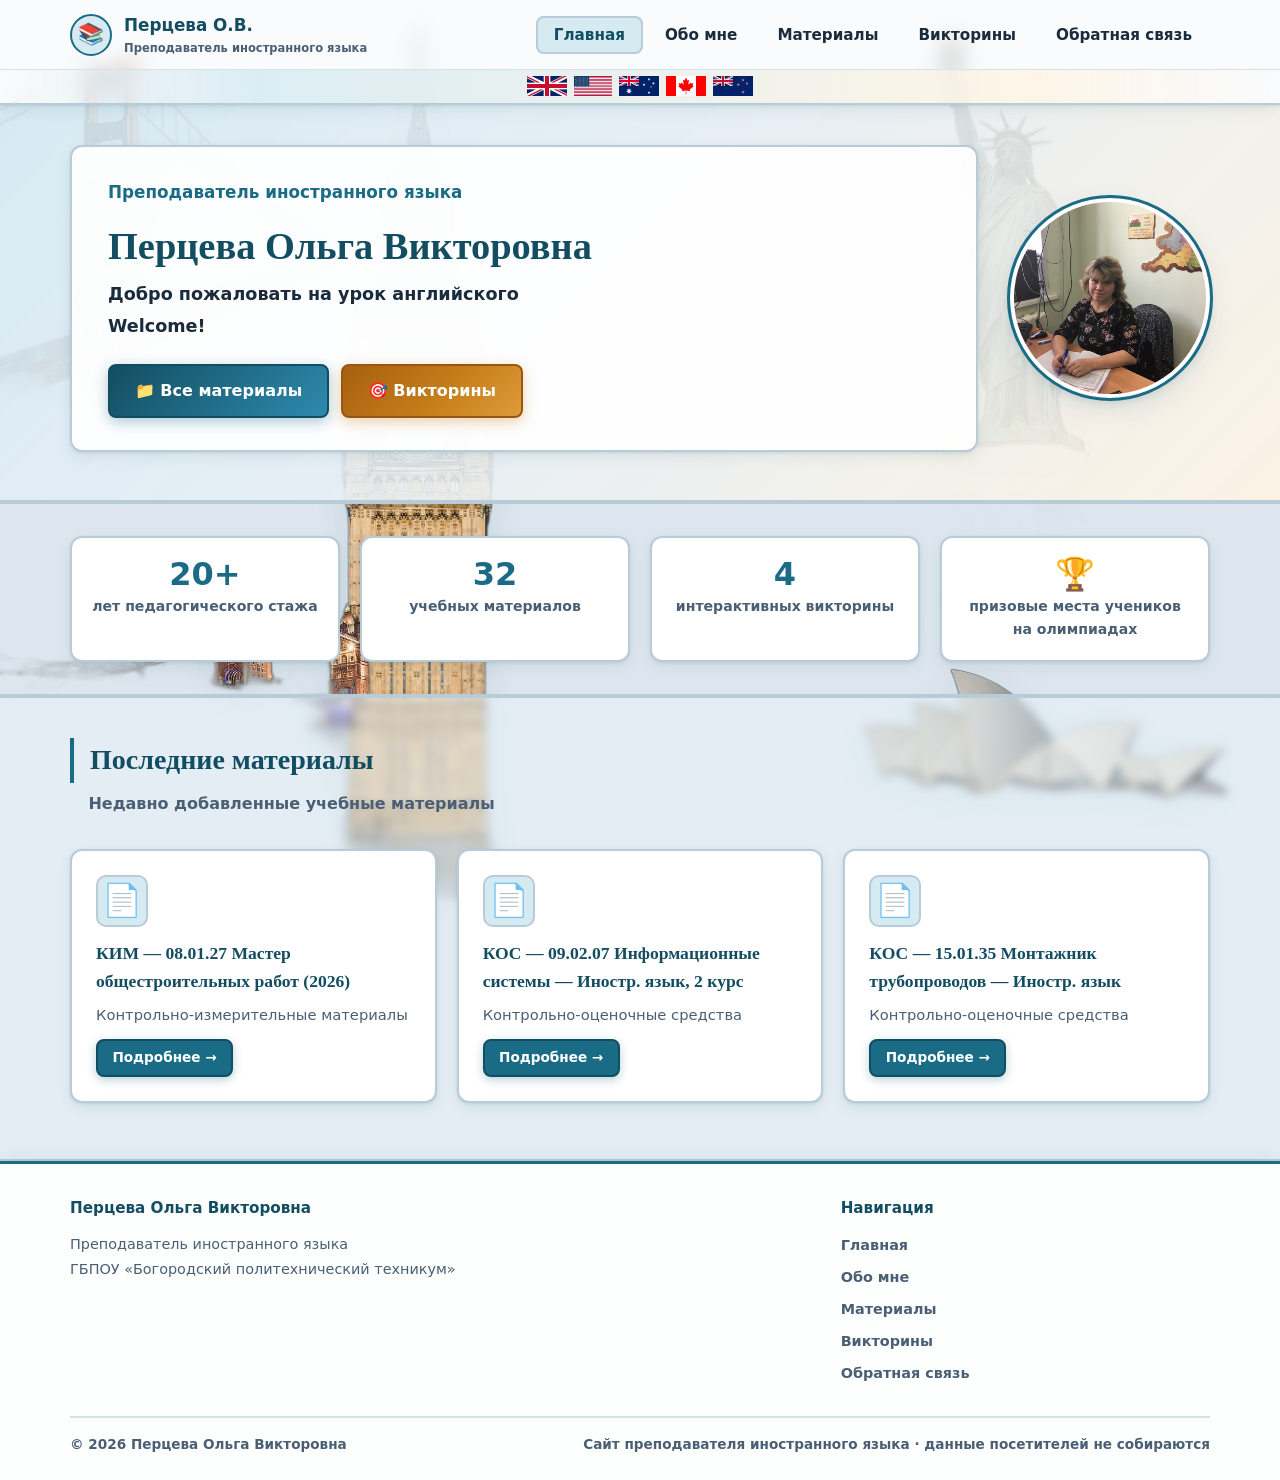
<file: index.html>
<!DOCTYPE html>
<html lang="ru">
  <head>
    <meta charset="UTF-8" />
    <meta name="viewport" content="width=device-width, initial-scale=1.0" />
    <meta
      name="description"
      content="Сайт преподавателя иностранного языка Перцевой Ольги Викторовны — учебные материалы, портфолио, методические разработки"
    />
    <title>Перцева О.В. — Сайт преподавателя иностранного языка</title>
    <link rel="stylesheet" href="css/style.css" />
    <link rel="icon" href="data:image/svg+xml,<svg xmlns='http://www.w3.org/2000/svg' viewBox='0 0 100 100'><text y='.9em' font-size='90'>📚</text></svg>" />
  </head>
  <body>
    <header class="site-header">
      <div class="container header-inner">
        <a href="index.html" class="logo">
          <div class="logo-icon">📚</div>
          <div class="logo-text">
            Перцева О.В.
            <small>Преподаватель иностранного языка</small>
          </div>
        </a>
        <button class="nav-toggle" aria-label="Меню">☰</button>
        <nav class="main-nav" aria-label="Основное меню">
          <ul>
            <li><a href="index.html">Главная</a></li>
            <li><a href="about.html">Обо мне</a></li>
            <li><a href="materials.html">Материалы</a></li>
            <li><a href="quizzes.html">Викторины</a></li>
            <li><a href="feedback.html">Обратная связь</a></li>
          </ul>
        </nav>
      </div>
      <div class="flag-row header-flags" aria-hidden="true">
        <img src="images/flags/gb.png" alt="" />
        <img src="images/flags/us.png" alt="" />
        <img src="images/flags/au.png" alt="" />
        <img src="images/flags/ca.png" alt="" />
        <img src="images/flags/nz.png" alt="" />
      </div>
    </header>

    <main>
      <section class="hero">
        <div class="container hero-grid">
          <div>
            <p class="hero-subject">Преподаватель иностранного языка</p>
            <h1>Перцева Ольга Викторовна</h1>
            <p class="hero-welcome">Добро пожаловать на урок английского</p>
            <p class="hero-welcome-en">Welcome!</p>
            <div class="hero-actions hero-actions-main">
              <a href="materials.html" class="btn btn-featured btn-featured-materials">📁 Все материалы</a>
              <a href="quizzes.html" class="btn btn-featured btn-featured-quiz">🎯 Викторины</a>
            </div>
          </div>
          <img
            src="images/teacher.jpg"
            alt="Перцева Ольга Викторовна"
            class="hero-photo"
            width="200"
            height="200"
          />
        </div>
      </section>

      <section class="features-strip">
        <div class="container features-grid">
          <div>
            <div class="feature-num">20+</div>
            <div class="feature-label">лет педагогического стажа</div>
          </div>
          <div>
            <div class="feature-num" id="stat-materials">—</div>
            <div class="feature-label">учебных материалов</div>
          </div>
          <div>
            <div class="feature-num" id="stat-quizzes">—</div>
            <div class="feature-label">интерактивных викторины</div>
          </div>
          <div>
            <div class="feature-num">🏆</div>
            <div class="feature-label">призовые места учеников на олимпиадах</div>
          </div>
        </div>
      </section>

      <section class="section section-alt">
        <div class="container">
          <h2 class="section-title">Последние материалы</h2>
          <p class="section-subtitle">Недавно добавленные учебные материалы</p>
          <div class="cards-grid" id="recent-materials"></div>
        </div>
      </section>
    </main>

    <footer class="site-footer">
      <div class="container">
        <div class="footer-grid">
          <div>
            <h4>Перцева Ольга Викторовна</h4>
            <p style="font-size: 0.9rem; line-height: 1.7">
              Преподаватель иностранного языка<br />
              ГБПОУ «Богородский политехнический техникум»
            </p>
          </div>
          <div>
            <h4>Навигация</h4>
            <ul>
              <li><a href="index.html">Главная</a></li>
              <li><a href="about.html">Обо мне</a></li>
              <li><a href="materials.html">Материалы</a></li>
              <li><a href="quizzes.html">Викторины</a></li>
              <li><a href="feedback.html">Обратная связь</a></li>
            </ul>
          </div>
        </div>
        <div class="footer-bottom">
          <span>© 2026 Перцева Ольга Викторовна</span>
          <span>Сайт преподавателя иностранного языка · данные посетителей не собираются</span>
        </div>
      </div>
    </footer>

    <script src="js/materials.js"></script>
    <script src="js/quizzes.js"></script>
    <script src="js/app.js"></script>
  </body>
</html>
</file>
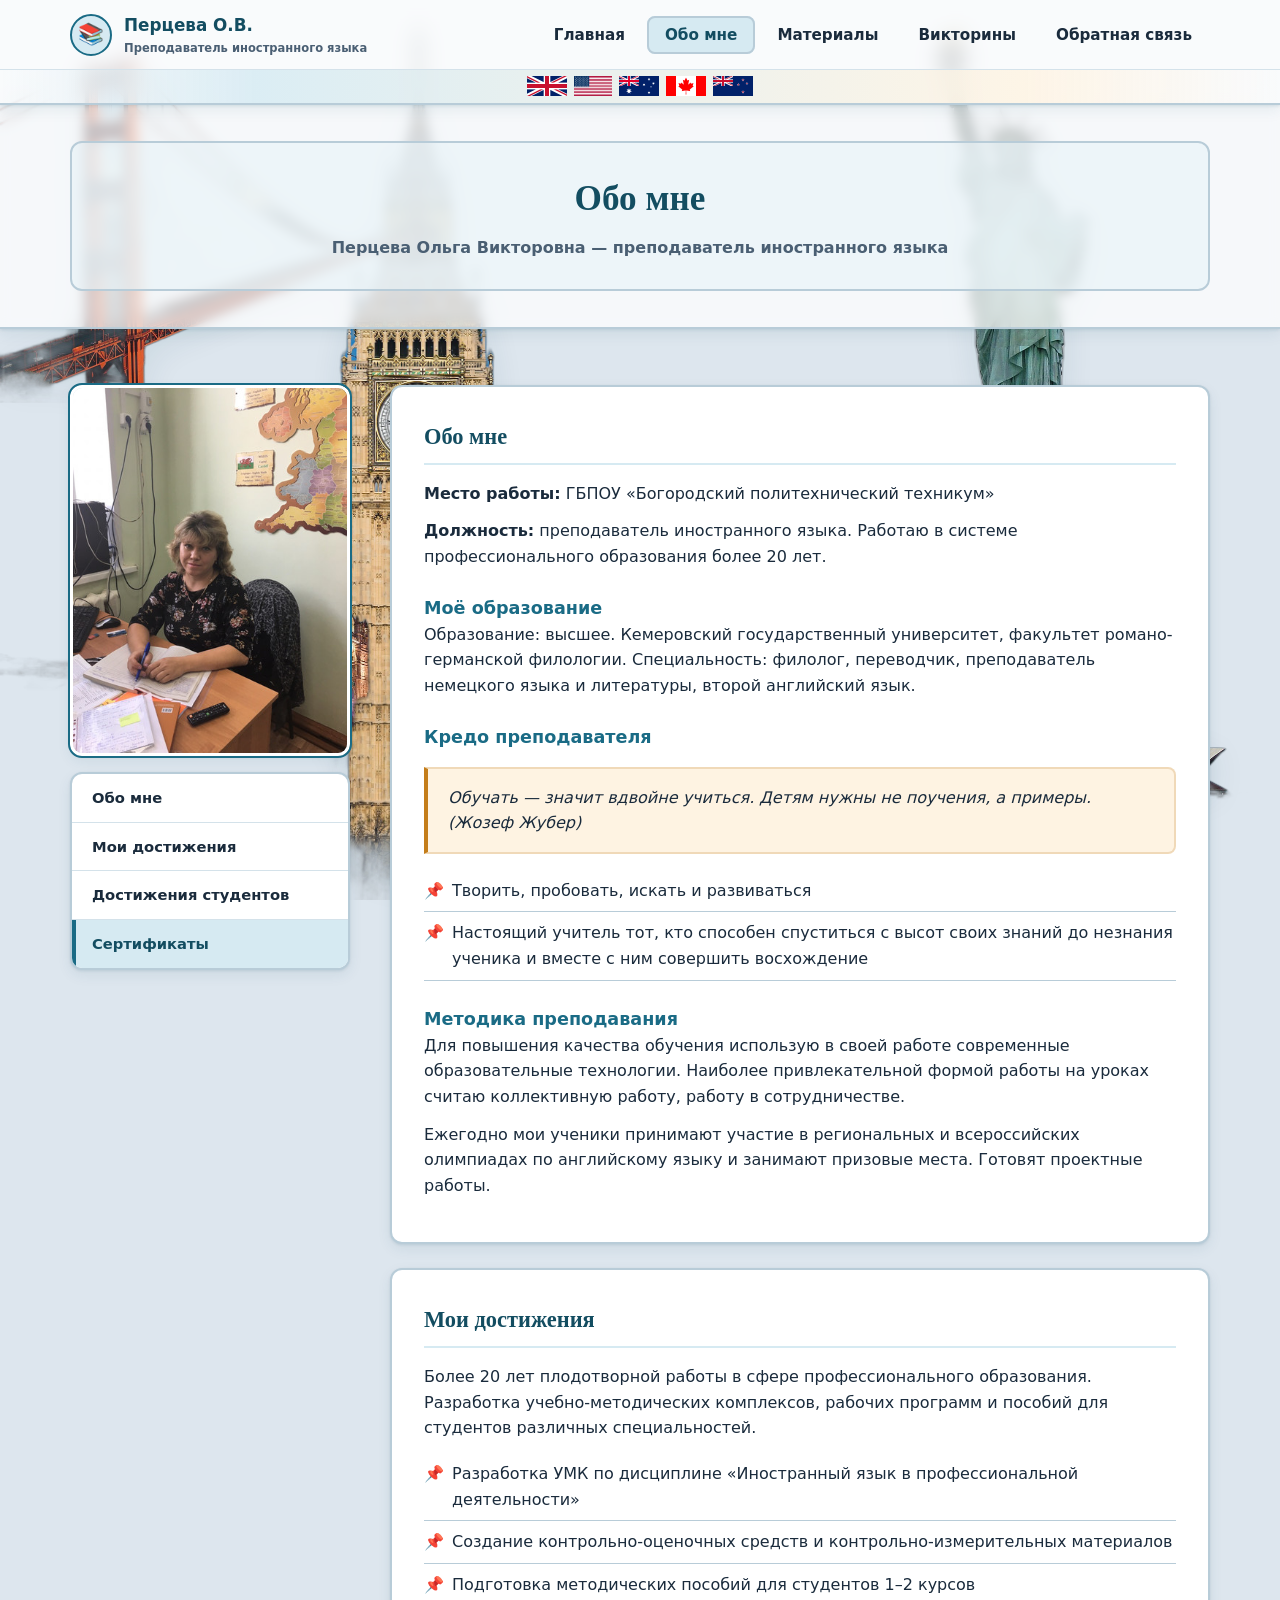
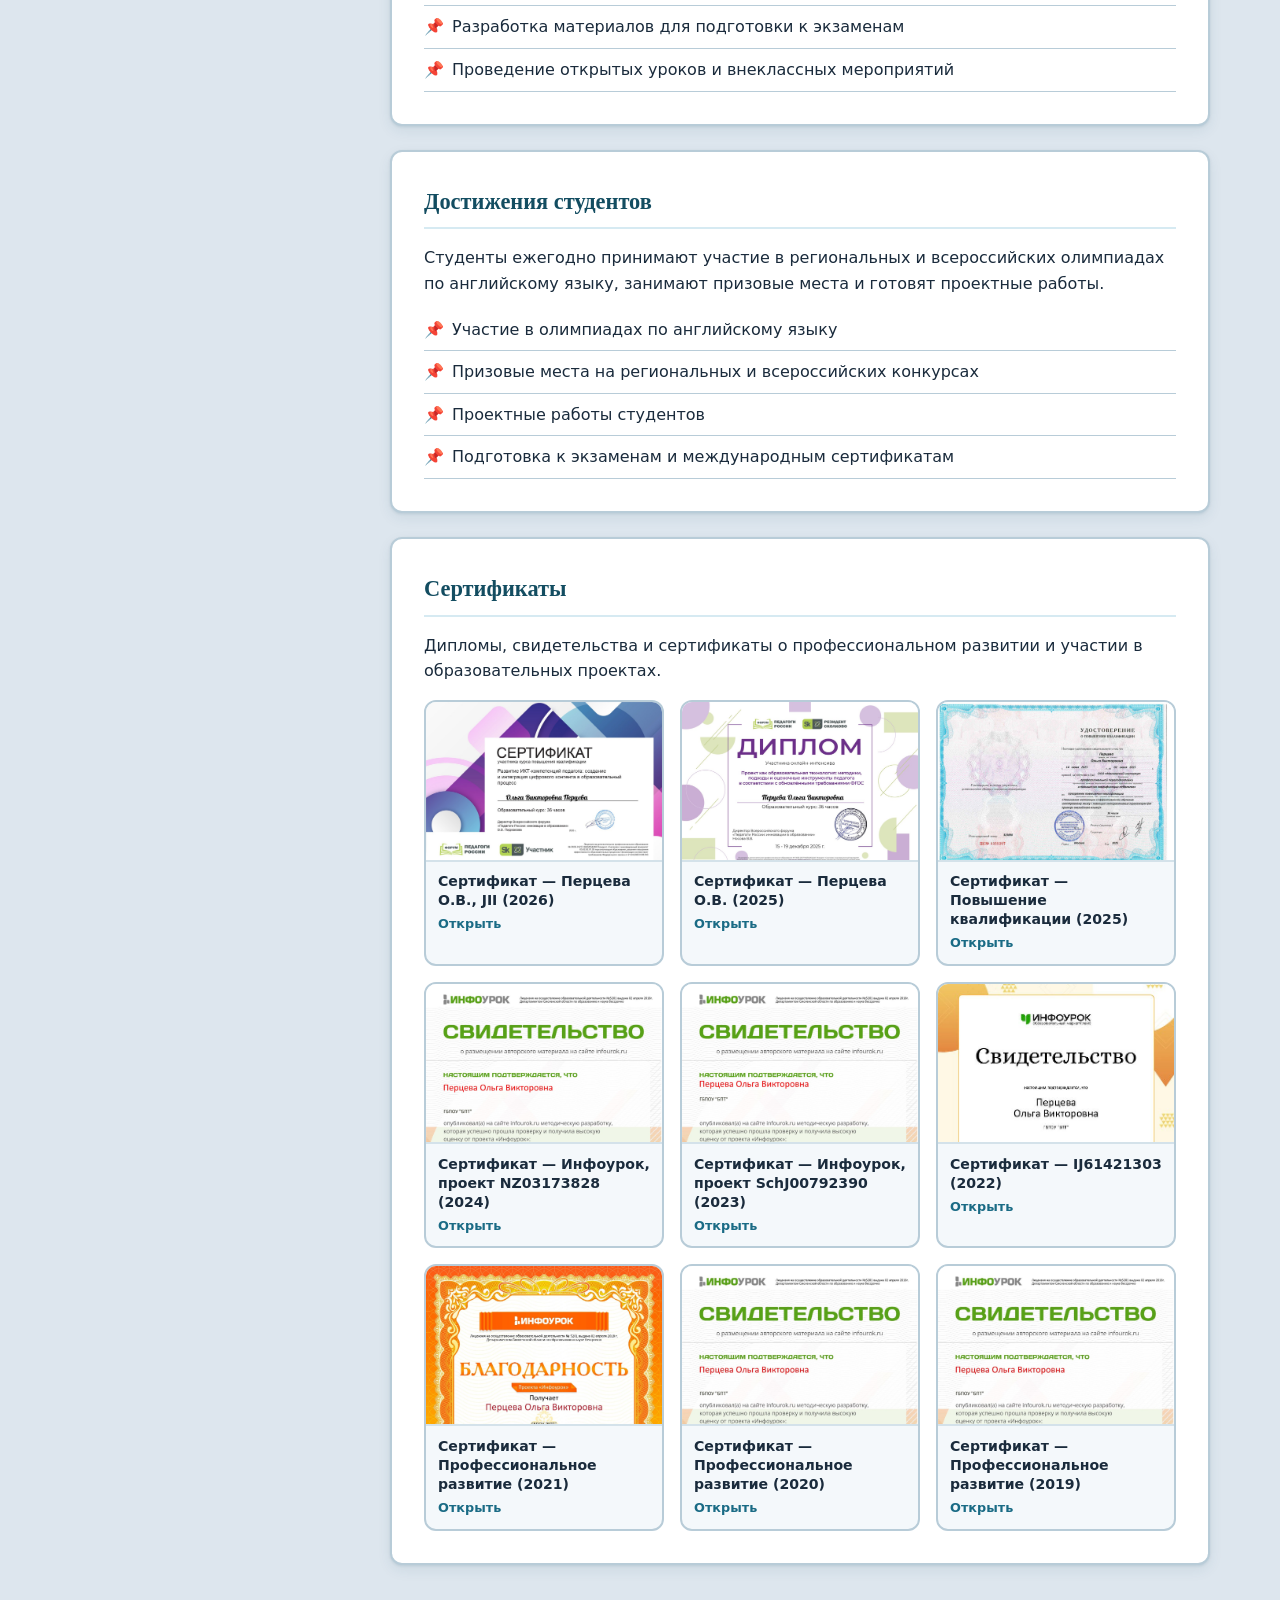
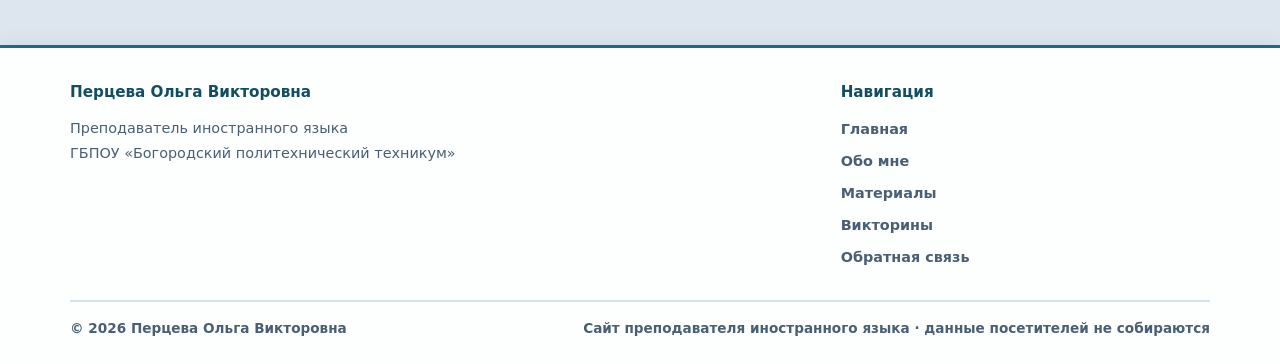
<file: about.html>
﻿<!DOCTYPE html>
<html lang="ru">
  <head>
    <meta charset="UTF-8" />
    <meta name="viewport" content="width=device-width, initial-scale=1.0" />
    <meta
      name="description"
      content="Обо мне — преподаватель иностранного языка Перцева Ольга Викторовна"
    />
    <title>Обо мне — Перцева О.В.</title>
    <link rel="stylesheet" href="css/style.css" />
    <link rel="icon" href="data:image/svg+xml,<svg xmlns='http://www.w3.org/2000/svg' viewBox='0 0 100 100'><text y='.9em' font-size='90'>📚</text></svg>" />
  </head>
  <body>
    <header class="site-header">
      <div class="container header-inner">
        <a href="index.html" class="logo">
          <div class="logo-icon">📚</div>
          <div class="logo-text">
            Перцева О.В.
            <small>Преподаватель иностранного языка</small>
          </div>
        </a>
        <button class="nav-toggle" aria-label="Меню">☰</button>
        <nav class="main-nav" aria-label="Основное меню">
          <ul>
            <li><a href="index.html">Главная</a></li>
            <li><a href="about.html">Обо мне</a></li>
            <li><a href="materials.html">Материалы</a></li>
            <li><a href="quizzes.html">Викторины</a></li>
            <li><a href="feedback.html">Обратная связь</a></li>
          </ul>
        </nav>
      </div>
      <div class="flag-row header-flags" aria-hidden="true">
        <img src="images/flags/gb.png" alt="" />
        <img src="images/flags/us.png" alt="" />
        <img src="images/flags/au.png" alt="" />
        <img src="images/flags/ca.png" alt="" />
        <img src="images/flags/nz.png" alt="" />
      </div>
    </header>

    <main>
      <div class="page-header">
        <div class="container">
          <h1>Обо мне</h1>
          <p>Перцева Ольга Викторовна — преподаватель иностранного языка</p>
        </div>
      </div>

      <section class="section">
        <div class="container portfolio-layout">
          <aside class="portfolio-sidebar">
            <img
              src="images/teacher.jpg"
              alt="Перцева Ольга Викторовна"
              class="portfolio-photo"
              width="280"
              height="350"
            />
            <ul class="portfolio-nav">
              <li><a href="#about" class="active">Обо мне</a></li>
              <li><a href="#achievements">Мои достижения</a></li>
              <li><a href="#students">Достижения студентов</a></li>
              <li><a href="#certificates">Сертификаты</a></li>
            </ul>
          </aside>

          <div>
            <section class="portfolio-section" id="about">
              <h2>Обо мне</h2>
              <p>
                <strong>Место работы:</strong> ГБПОУ «Богородский политехнический
                техникум»
              </p>
              <p>
                <strong>Должность:</strong> преподаватель иностранного языка.
                Работаю в системе профессионального образования более 20 лет.
              </p>

              <h3 style="margin-top: 1.5rem; color: var(--primary); font-size: 1.1rem">
                Моё образование
              </h3>
              <p>
                Образование: высшее. Кемеровский государственный университет,
                факультет романо-германской филологии. Специальность: филолог,
                переводчик, преподаватель немецкого языка и литературы, второй
                английский язык.
              </p>

              <h3 style="margin-top: 1.5rem; color: var(--primary); font-size: 1.1rem">
                Кредо преподавателя
              </h3>
              <blockquote class="quote">
                Обучать — значит вдвойне учиться. Детям нужны не поучения, а
                примеры. (Жозеф Жубер)
              </blockquote>
              <ul class="info-list">
                <li>Творить, пробовать, искать и развиваться</li>
                <li>
                  Настоящий учитель тот, кто способен спуститься с высот своих
                  знаний до незнания ученика и вместе с ним совершить восхождение
                </li>
              </ul>

              <h3 style="margin-top: 1.5rem; color: var(--primary); font-size: 1.1rem">
                Методика преподавания
              </h3>
              <p>
                Для повышения качества обучения использую в своей работе
                современные образовательные технологии. Наиболее привлекательной
                формой работы на уроках считаю коллективную работу, работу в
                сотрудничестве.
              </p>
              <p>
                Ежегодно мои ученики принимают участие в региональных и
                всероссийских олимпиадах по английскому языку и занимают призовые
                места. Готовят проектные работы.
              </p>
            </section>

            <section class="portfolio-section" id="achievements">
              <h2>Мои достижения</h2>
              <p>
                Более 20 лет плодотворной работы в сфере профессионального
                образования. Разработка учебно-методических комплексов,
                рабочих программ и пособий для студентов различных специальностей.
              </p>
              <ul class="info-list">
                <li>Разработка УМК по дисциплине «Иностранный язык в профессиональной деятельности»</li>
                <li>Создание контрольно-оценочных средств и контрольно-измерительных материалов</li>
                <li>Подготовка методических пособий для студентов 1–2 курсов</li>
                <li>Разработка материалов для подготовки к экзаменам</li>
                <li>Проведение открытых уроков и внеклассных мероприятий</li>
              </ul>
            </section>

            <section class="portfolio-section" id="students">
              <h2>Достижения студентов</h2>
              <p>
                Студенты ежегодно принимают участие в региональных и всероссийских
                олимпиадах по английскому языку, занимают призовые места и
                готовят проектные работы.
              </p>
              <ul class="info-list">
                <li>Участие в олимпиадах по английскому языку</li>
                <li>Призовые места на региональных и всероссийских конкурсах</li>
                <li>Проектные работы студентов</li>
                <li>Подготовка к экзаменам и международным сертификатам</li>
              </ul>
            </section>

            <section class="portfolio-section" id="certificates">
              <h2>Сертификаты</h2>
              <p>
                Дипломы, свидетельства и сертификаты о профессиональном развитии
                и участии в образовательных проектах.
              </p>
              <div class="certificates-grid" id="certificates-grid"></div>
            </section>
          </div>
        </div>
      </section>
    </main>

    <footer class="site-footer">
      <div class="container">
        <div class="footer-grid">
          <div>
            <h4>Перцева Ольга Викторовна</h4>
            <p style="font-size: 0.9rem; line-height: 1.7">
              Преподаватель иностранного языка<br />
              ГБПОУ «Богородский политехнический техникум»
            </p>
          </div>
          <div>
            <h4>Навигация</h4>
            <ul>
              <li><a href="index.html">Главная</a></li>
              <li><a href="about.html">Обо мне</a></li>
              <li><a href="materials.html">Материалы</a></li>
              <li><a href="quizzes.html">Викторины</a></li>
              <li><a href="feedback.html">Обратная связь</a></li>
            </ul>
          </div>
        </div>
        <div class="footer-bottom">
          <span>© 2026 Перцева Ольга Викторовна</span>
          <span>Сайт преподавателя иностранного языка · данные посетителей не собираются</span>
        </div>
      </div>
    </footer>

    <script src="js/certificates.js"></script>
    <script src="js/app.js"></script>
  </body>
</html>
</file>
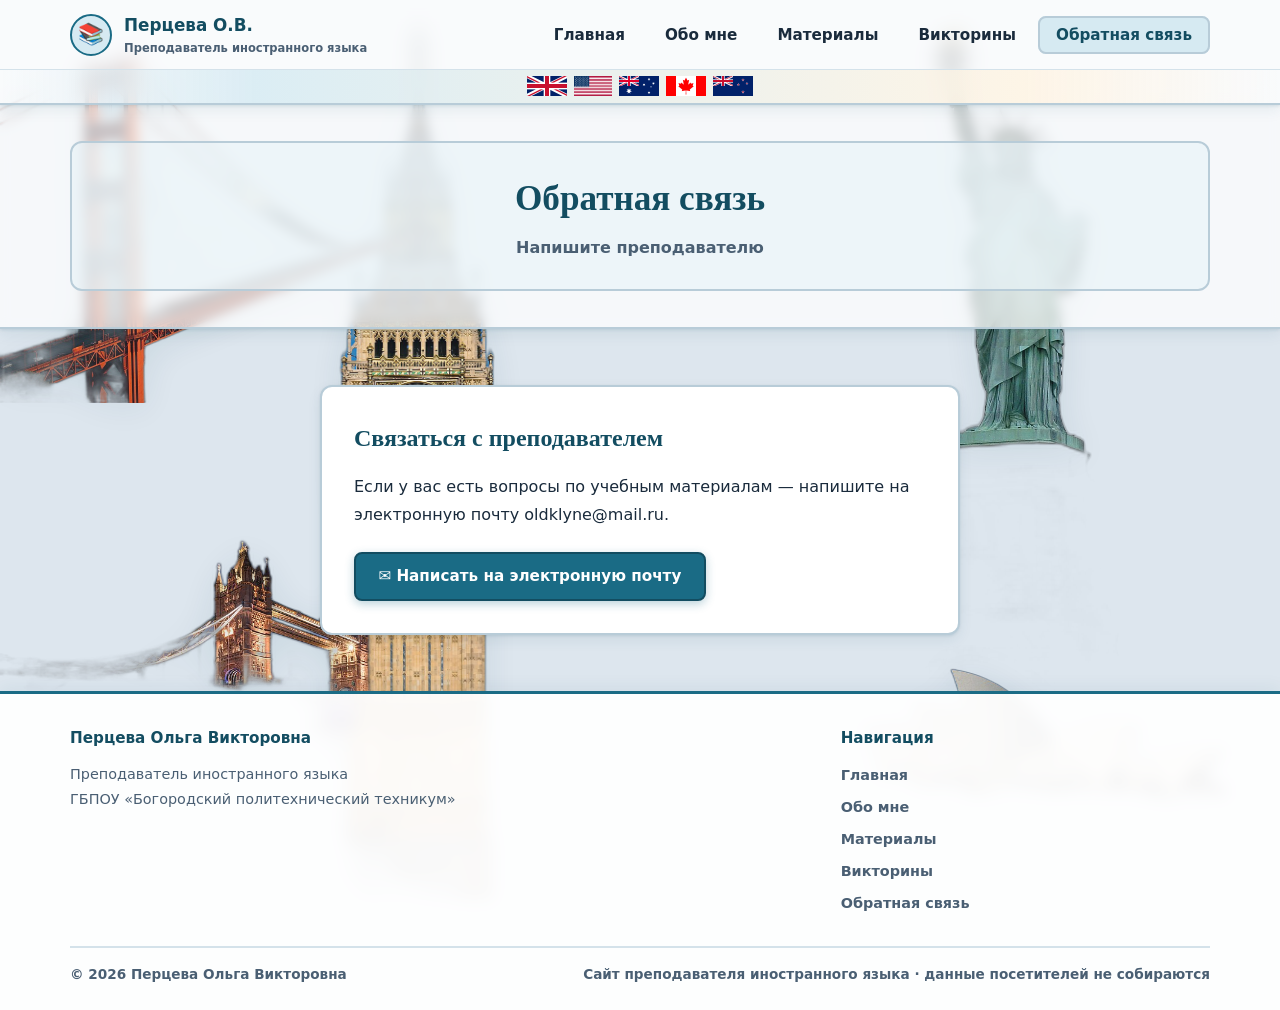
<file: feedback.html>
﻿<!DOCTYPE html>
<html lang="ru">
  <head>
    <meta charset="UTF-8" />
    <meta name="viewport" content="width=device-width, initial-scale=1.0" />
    <meta
      name="description"
      content="Обратная связь — связаться с преподавателем Перцевой Ольгой Викторовной"
    />
    <title>Обратная связь — Перцева О.В.</title>
    <link rel="stylesheet" href="css/style.css" />
    <link rel="icon" href="data:image/svg+xml,<svg xmlns='http://www.w3.org/2000/svg' viewBox='0 0 100 100'><text y='.9em' font-size='90'>📚</text></svg>" />
  </head>
  <body>
    <header class="site-header">
      <div class="container header-inner">
        <a href="index.html" class="logo">
          <div class="logo-icon">📚</div>
          <div class="logo-text">
            Перцева О.В.
            <small>Преподаватель иностранного языка</small>
          </div>
        </a>
        <button class="nav-toggle" aria-label="Меню">☰</button>
        <nav class="main-nav" aria-label="Основное меню">
          <ul>
            <li><a href="index.html">Главная</a></li>
            <li><a href="about.html">Обо мне</a></li>
            <li><a href="materials.html">Материалы</a></li>
            <li><a href="quizzes.html">Викторины</a></li>
            <li><a href="feedback.html">Обратная связь</a></li>
          </ul>
        </nav>
      </div>
      <div class="flag-row header-flags" aria-hidden="true">
        <img src="images/flags/gb.png" alt="" />
        <img src="images/flags/us.png" alt="" />
        <img src="images/flags/au.png" alt="" />
        <img src="images/flags/ca.png" alt="" />
        <img src="images/flags/nz.png" alt="" />
      </div>
    </header>

    <main>
      <div class="page-header">
        <div class="container">
          <h1>Обратная связь</h1>
          <p>Напишите преподавателю</p>
        </div>
      </div>

      <section class="section">
        <div class="container feedback-single">
          <div class="feedback-info">
            <h2>Связаться с преподавателем</h2>
            <p>
              Если у вас есть вопросы по учебным материалам — напишите на
              электронную почту <span id="feedback-email"></span>.
            </p>
            <a
              href="#"
              class="btn btn-primary feedback-mail-btn"
              id="feedback-mail-link"
            >
              ✉️ Написать на электронную почту
            </a>
          </div>
        </div>
      </section>
    </main>

    <footer class="site-footer">
      <div class="container">
        <div class="footer-grid">
          <div>
            <h4>Перцева Ольга Викторовна</h4>
            <p style="font-size: 0.9rem; line-height: 1.7">
              Преподаватель иностранного языка<br />
              ГБПОУ «Богородский политехнический техникум»
            </p>
          </div>
          <div>
            <h4>Навигация</h4>
            <ul>
              <li><a href="index.html">Главная</a></li>
              <li><a href="about.html">Обо мне</a></li>
              <li><a href="materials.html">Материалы</a></li>
              <li><a href="quizzes.html">Викторины</a></li>
              <li><a href="feedback.html">Обратная связь</a></li>
            </ul>
          </div>
        </div>
        <div class="footer-bottom">
          <span>© 2026 Перцева Ольга Викторовна</span>
          <span>Сайт преподавателя иностранного языка · данные посетителей не собираются</span>
        </div>
      </div>
    </footer>

    <script src="js/config.js"></script>
    <script src="js/app.js"></script>
  </body>
</html>
</file>
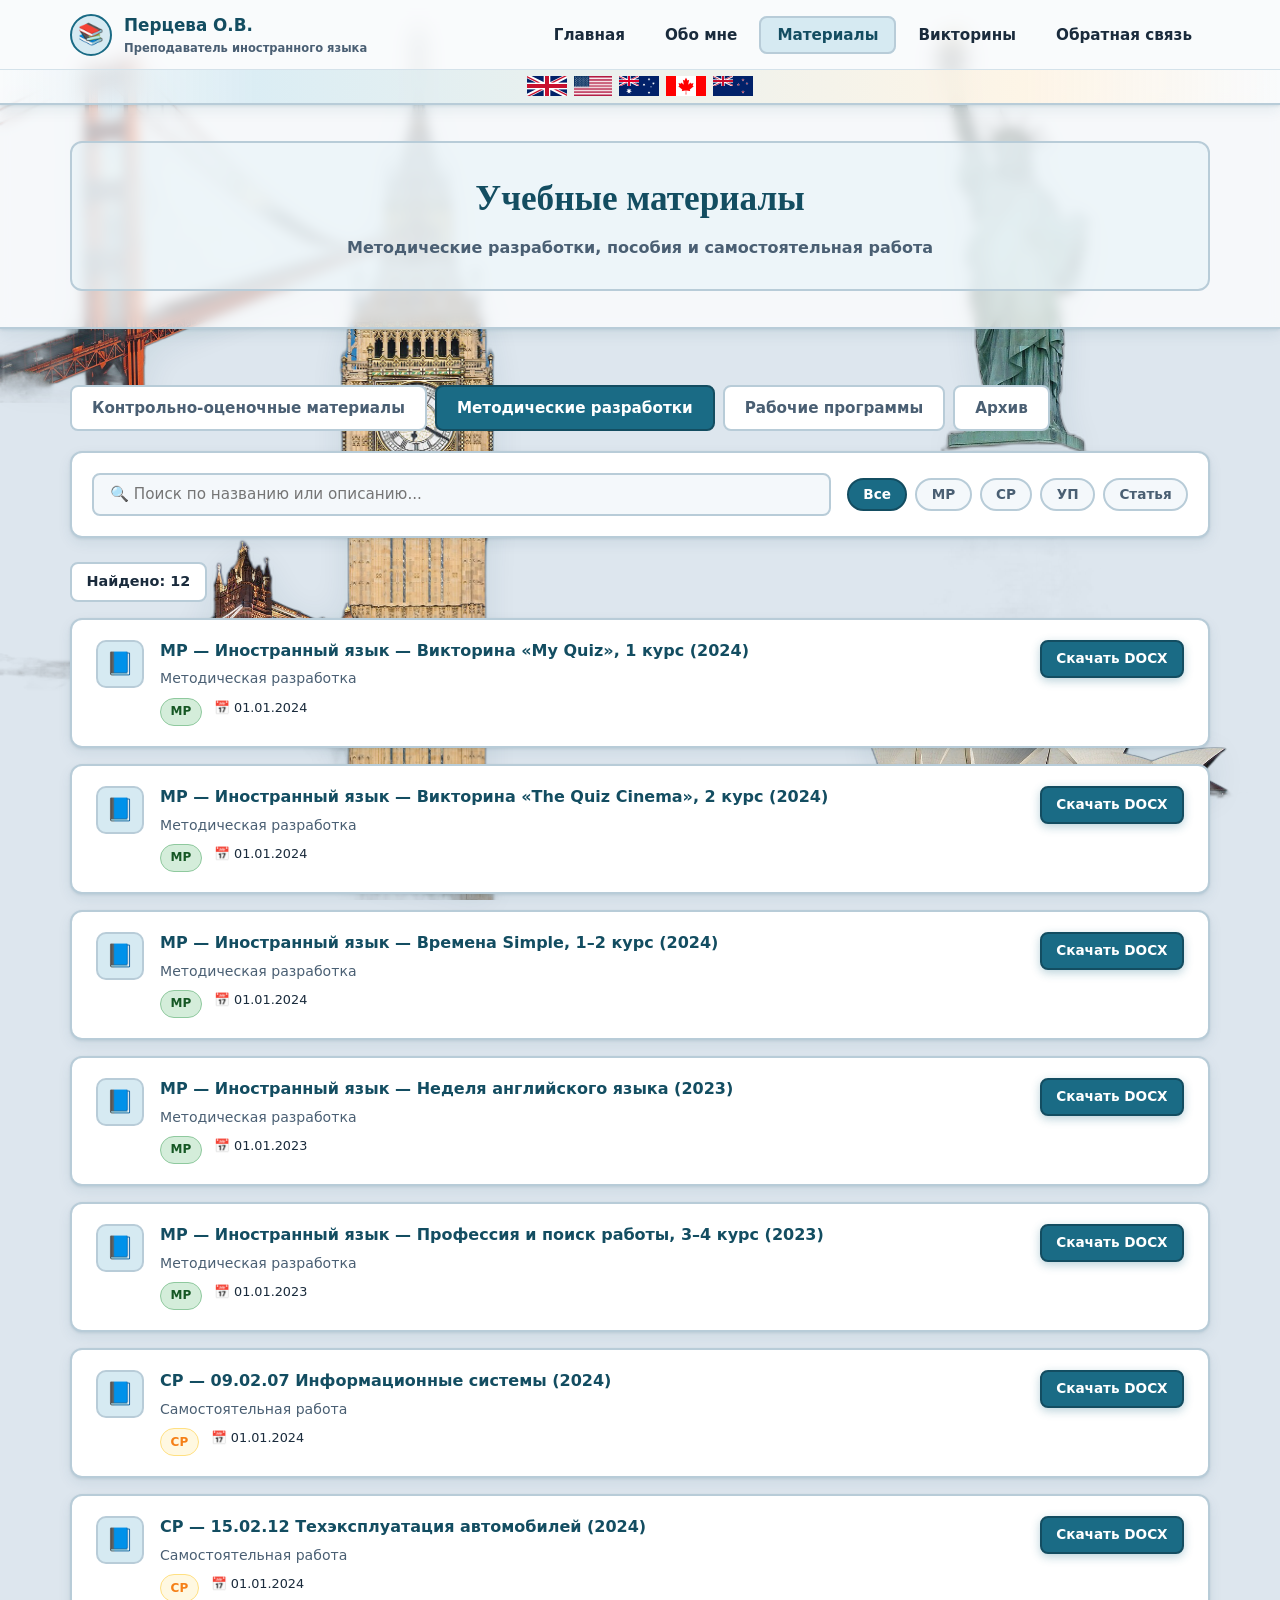
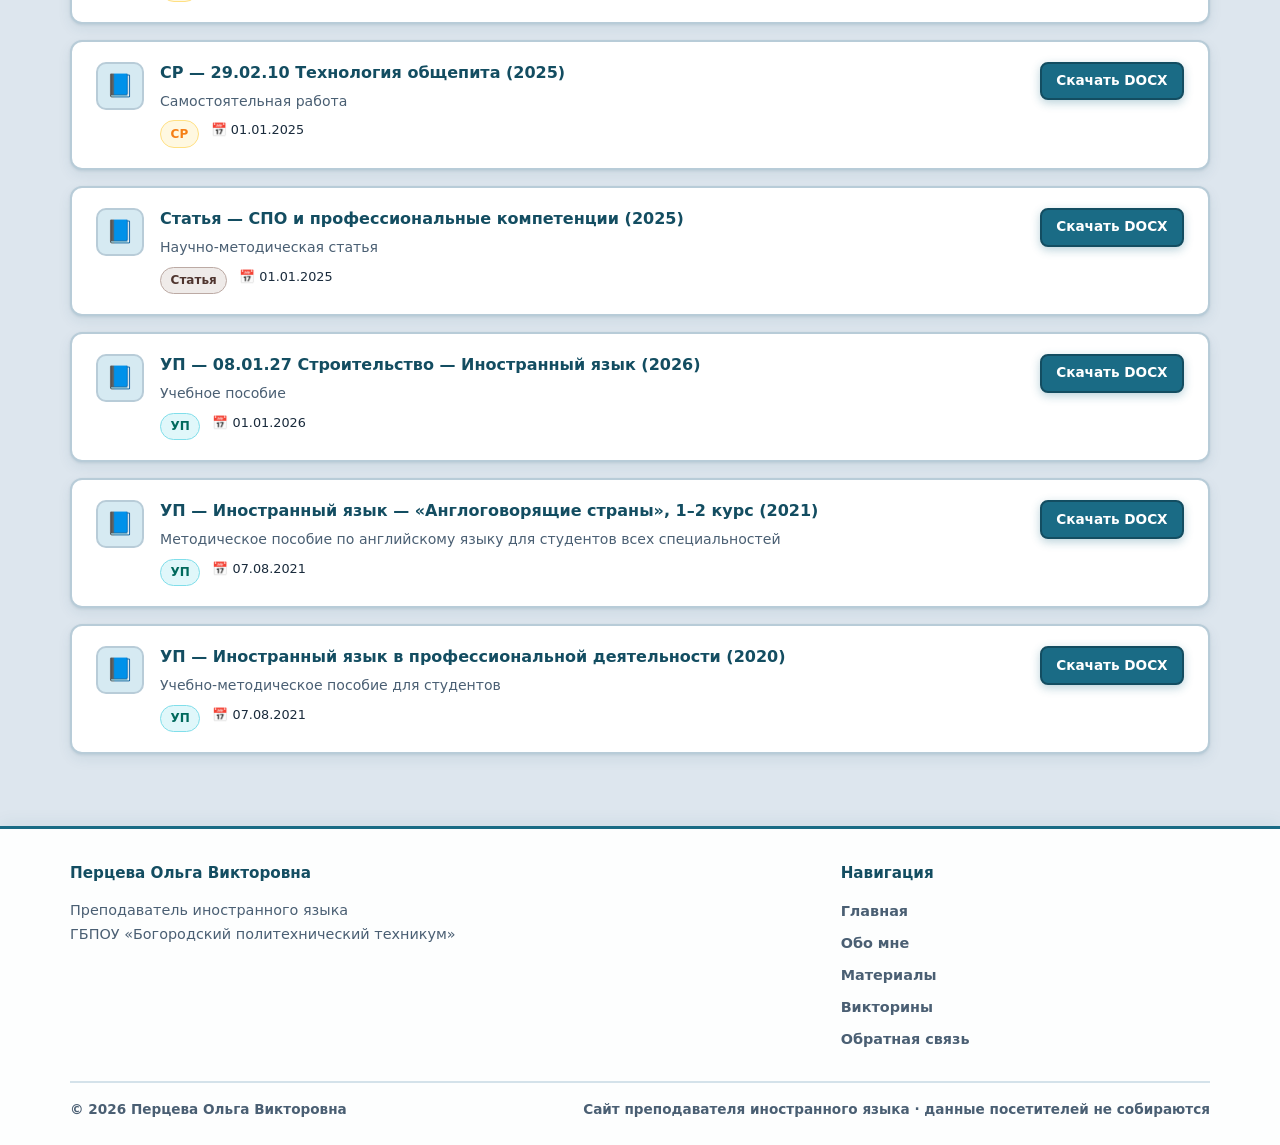
<file: materials.html>
﻿<!DOCTYPE html>
<html lang="ru">
  <head>
    <meta charset="UTF-8" />
    <meta name="viewport" content="width=device-width, initial-scale=1.0" />
    <meta
      name="description"
      content="Учебные материалы по английскому языку — УМК, методические разработки, подготовка к экзамену"
    />
    <title>Материалы — Перцева О.В.</title>
    <link rel="stylesheet" href="css/style.css" />
    <link rel="icon" href="data:image/svg+xml,<svg xmlns='http://www.w3.org/2000/svg' viewBox='0 0 100 100'><text y='.9em' font-size='90'>📚</text></svg>" />
  </head>
  <body>
    <header class="site-header">
      <div class="container header-inner">
        <a href="index.html" class="logo">
          <div class="logo-icon">📚</div>
          <div class="logo-text">
            Перцева О.В.
            <small>Преподаватель иностранного языка</small>
          </div>
        </a>
        <button class="nav-toggle" aria-label="Меню">☰</button>
        <nav class="main-nav" aria-label="Основное меню">
          <ul>
            <li><a href="index.html">Главная</a></li>
            <li><a href="about.html">Обо мне</a></li>
            <li><a href="materials.html">Материалы</a></li>
            <li><a href="quizzes.html">Викторины</a></li>
            <li><a href="feedback.html">Обратная связь</a></li>
          </ul>
        </nav>
      </div>
      <div class="flag-row header-flags" aria-hidden="true">
        <img src="images/flags/gb.png" alt="" />
        <img src="images/flags/us.png" alt="" />
        <img src="images/flags/au.png" alt="" />
        <img src="images/flags/ca.png" alt="" />
        <img src="images/flags/nz.png" alt="" />
      </div>
    </header>

    <main>
      <div class="page-header">
        <div class="container">
          <h1>Учебные материалы</h1>
          <p>Контрольно-оценочные материалы, методические разработки и рабочие программы</p>
        </div>
      </div>

      <section class="section">
        <div class="container">
          <nav class="materials-section-nav" aria-label="Разделы материалов">
            <a href="materials.html#kom" class="materials-section-link" data-section="kom">
              Контрольно-оценочные материалы
            </a>
            <a href="materials.html#methods" class="materials-section-link active" data-section="methods">
              Методические разработки
            </a>
            <a href="materials.html#programs" class="materials-section-link" data-section="programs">
              Рабочие программы
            </a>
            <a href="materials.html#archive" class="materials-section-link" data-section="archive">
              Архив
            </a>
          </nav>

          <div class="materials-toolbar">
            <input
              type="search"
              id="materials-search"
              class="search-input"
              placeholder="🔍 Поиск по названию или описанию..."
              aria-label="Поиск материалов"
            />
            <div
              class="filter-tags"
              id="materials-filters"
              role="group"
              aria-label="Фильтр по типу"
            ></div>
          </div>

          <p class="materials-count" id="materials-count">Найдено: 0</p>
          <div id="materials-list"></div>
        </div>
      </section>
    </main>

    <footer class="site-footer">
      <div class="container">
        <div class="footer-grid">
          <div>
            <h4>Перцева Ольга Викторовна</h4>
            <p style="font-size: 0.9rem; line-height: 1.7">
              Преподаватель иностранного языка<br />
              ГБПОУ «Богородский политехнический техникум»
            </p>
          </div>
          <div>
            <h4>Навигация</h4>
            <ul>
              <li><a href="index.html">Главная</a></li>
              <li><a href="about.html">Обо мне</a></li>
              <li><a href="materials.html">Материалы</a></li>
              <li><a href="quizzes.html">Викторины</a></li>
              <li><a href="feedback.html">Обратная связь</a></li>
            </ul>
          </div>
        </div>
        <div class="footer-bottom">
          <span>© 2026 Перцева Ольга Викторовна</span>
          <span>Сайт преподавателя иностранного языка · данные посетителей не собираются</span>
        </div>
      </div>
    </footer>

    <script src="js/materials.js"></script>
    <script src="js/app.js"></script>
  </body>
</html>
</file>
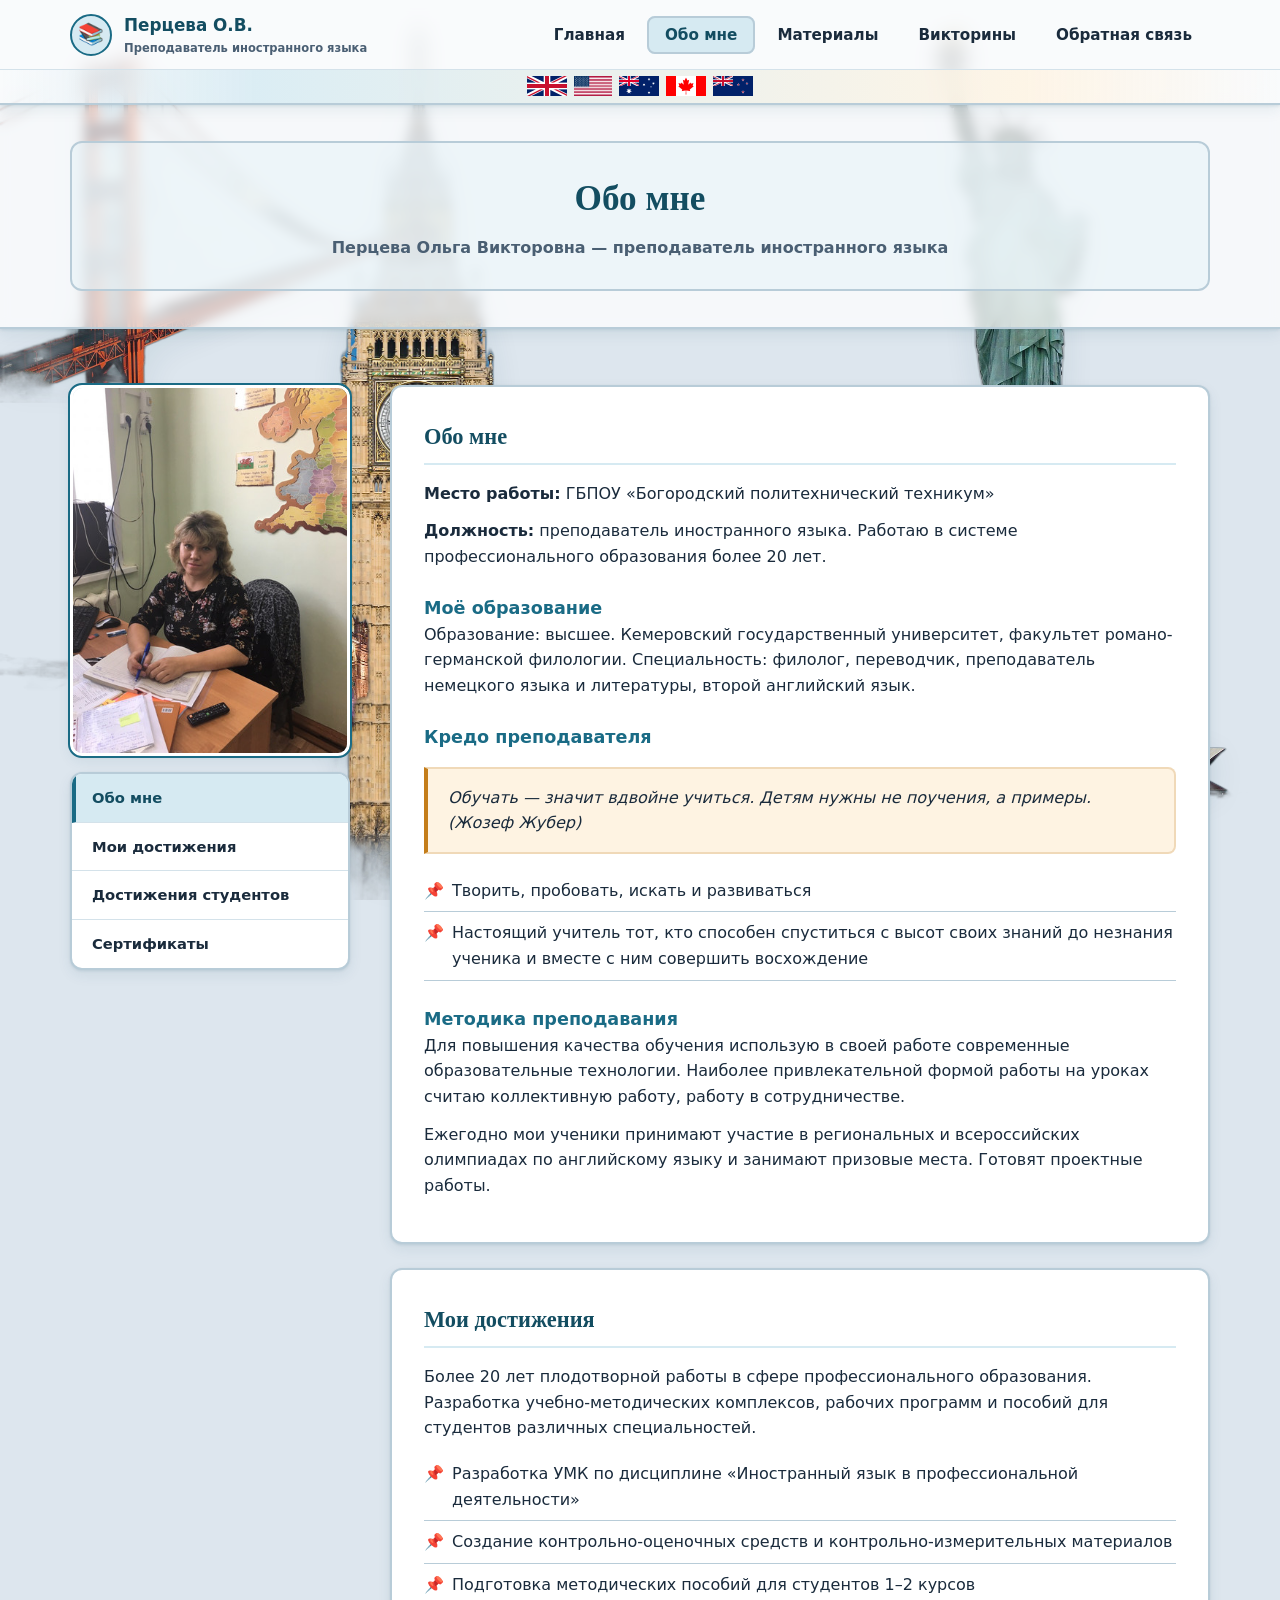
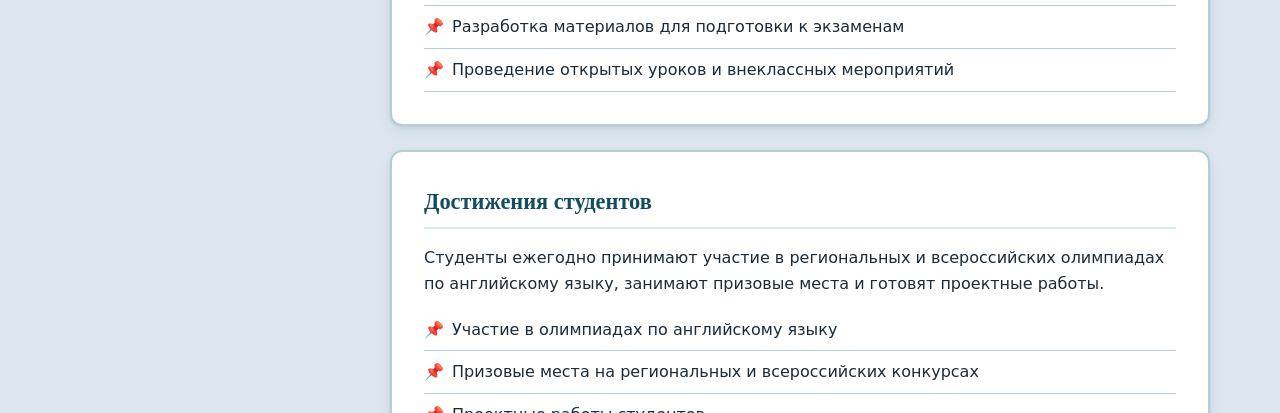
<file: portfolio.html>
<!DOCTYPE html>
<html lang="ru">
  <head>
    <meta charset="UTF-8" />
    <meta http-equiv="refresh" content="0; url=about.html" />
    <title>Обо мне — Перцева О.В.</title>
    <link rel="canonical" href="about.html" />
  </head>
  <body>
    <p><a href="about.html">Перейти на страницу «Обо мне»</a></p>
  </body>
</html>
</file>
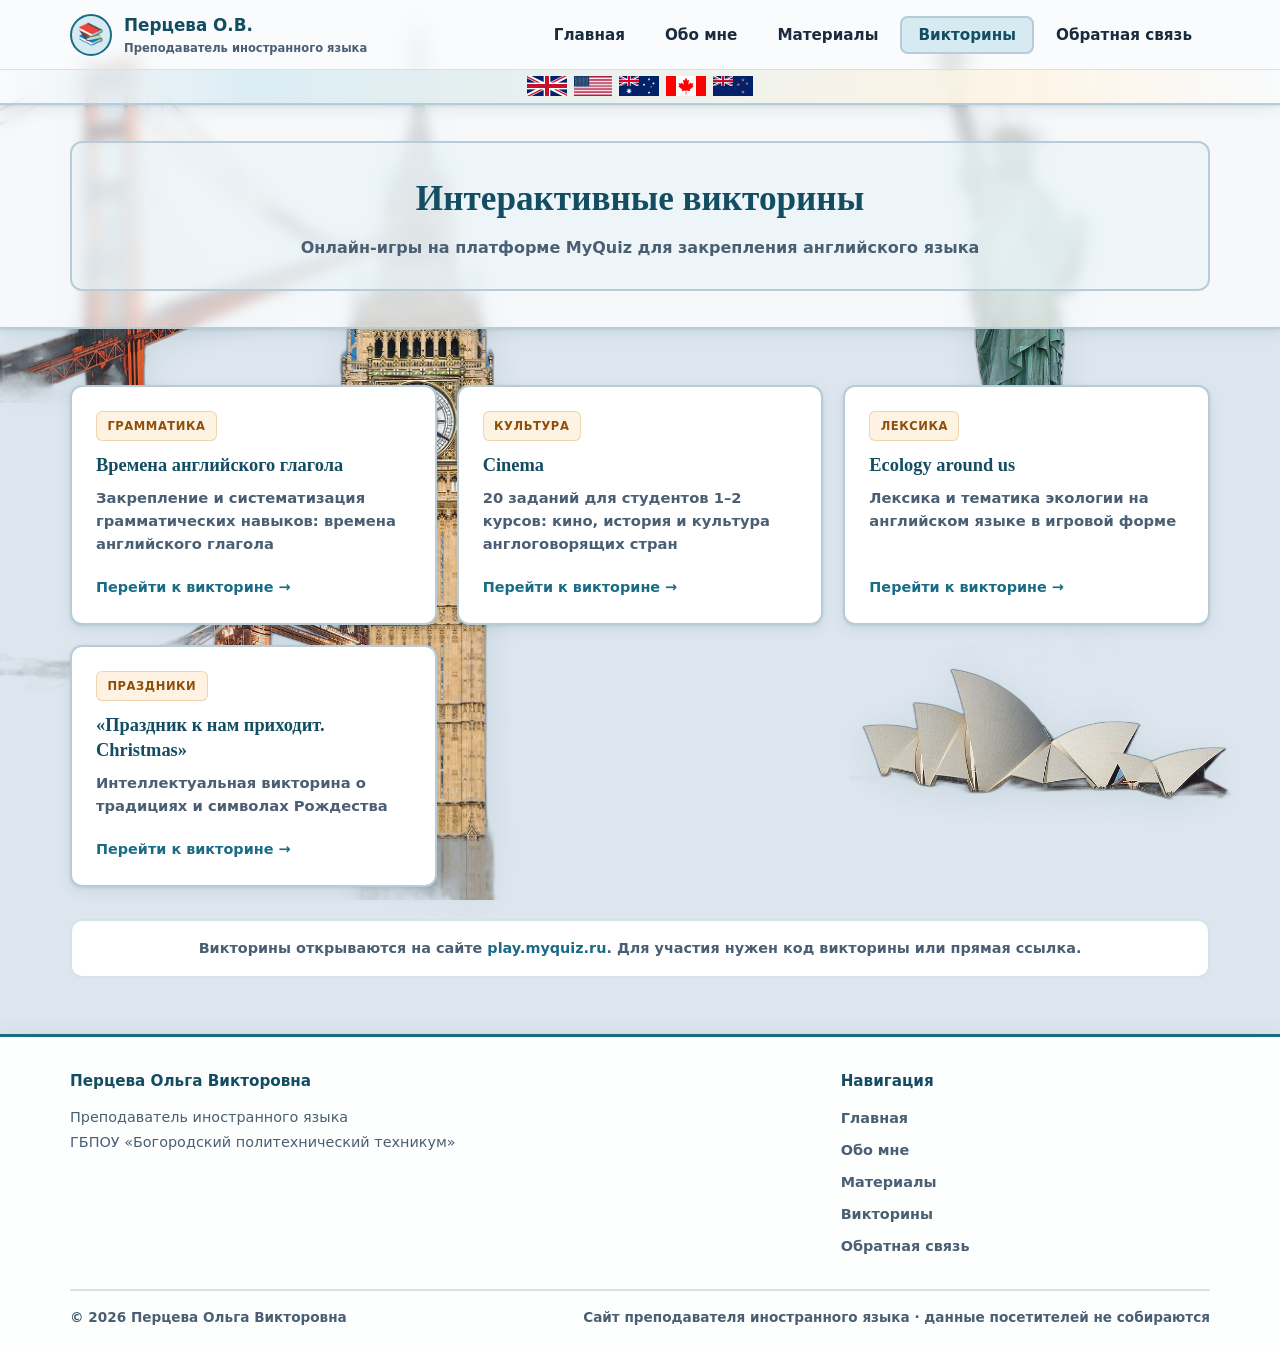
<file: quizzes.html>
﻿<!DOCTYPE html>
<html lang="ru">
  <head>
    <meta charset="UTF-8" />
    <meta name="viewport" content="width=device-width, initial-scale=1.0" />
    <meta
      name="description"
      content="Интерактивные викторины по английскому языку — MyQuiz для студентов СПО"
    />
    <title>Викторины — Перцева О.В.</title>
    <link rel="stylesheet" href="css/style.css" />
    <link rel="icon" href="data:image/svg+xml,<svg xmlns='http://www.w3.org/2000/svg' viewBox='0 0 100 100'><text y='.9em' font-size='90'>📚</text></svg>" />
  </head>
  <body>
    <header class="site-header">
      <div class="container header-inner">
        <a href="index.html" class="logo">
          <div class="logo-icon">📚</div>
          <div class="logo-text">
            Перцева О.В.
            <small>Преподаватель иностранного языка</small>
          </div>
        </a>
        <button class="nav-toggle" aria-label="Меню">☰</button>
        <nav class="main-nav" aria-label="Основное меню">
          <ul>
            <li><a href="index.html">Главная</a></li>
            <li><a href="about.html">Обо мне</a></li>
            <li><a href="materials.html">Материалы</a></li>
            <li><a href="quizzes.html">Викторины</a></li>
            <li><a href="feedback.html">Обратная связь</a></li>
          </ul>
        </nav>
      </div>
      <div class="flag-row header-flags" aria-hidden="true">
        <img src="images/flags/gb.png" alt="" />
        <img src="images/flags/us.png" alt="" />
        <img src="images/flags/au.png" alt="" />
        <img src="images/flags/ca.png" alt="" />
        <img src="images/flags/nz.png" alt="" />
      </div>
    </header>

    <main>
      <div class="page-header">
        <div class="container">
          <h1>Интерактивные викторины</h1>
          <p>Онлайн-игры на платформе MyQuiz для закрепления английского языка</p>
        </div>
      </div>

      <section class="section">
        <div class="container">
          <div class="quiz-grid" id="quiz-grid"></div>

          <p class="quiz-note">
            Викторины открываются на сайте
            <a href="https://play.myquiz.ru" target="_blank" rel="noopener noreferrer"
              >play.myquiz.ru</a
            >. Для участия нужен код викторины или прямая ссылка.
          </p>
        </div>
      </section>
    </main>

    <footer class="site-footer">
      <div class="container">
        <div class="footer-grid">
          <div>
            <h4>Перцева Ольга Викторовна</h4>
            <p style="font-size: 0.9rem; line-height: 1.7">
              Преподаватель иностранного языка<br />
              ГБПОУ «Богородский политехнический техникум»
            </p>
          </div>
          <div>
            <h4>Навигация</h4>
            <ul>
              <li><a href="index.html">Главная</a></li>
              <li><a href="about.html">Обо мне</a></li>
              <li><a href="materials.html">Материалы</a></li>
              <li><a href="quizzes.html">Викторины</a></li>
              <li><a href="feedback.html">Обратная связь</a></li>
            </ul>
          </div>
        </div>
        <div class="footer-bottom">
          <span>© 2026 Перцева Ольга Викторовна</span>
          <span>Сайт преподавателя иностранного языка · данные посетителей не собираются</span>
        </div>
      </div>
    </footer>

    <script src="js/quizzes.js"></script>
    <script src="js/app.js"></script>
  </body>
</html>
</file>
<file: css/style.css>
:root {
  --primary: #1a6b85;
  --primary-dark: #134d61;
  --primary-light: #2d8aad;
  --primary-soft: #d6eaf2;
  --primary-muted: #e8f3f8;
  --accent: #c47d1a;
  --accent-soft: #fef3e2;
  --page-bg: #dde6ee;
  --panel: #ffffff;
  --panel-alt: #f4f8fb;
  --text: #1a2b3c;
  --text-muted: #4a5f73;
  --border: #b8ccd8;
  --border-light: #d4e2ea;
  --shadow: 0 1px 3px rgba(19, 77, 97, 0.12), 0 5px 14px rgba(19, 77, 97, 0.08);
  --shadow-hover: 0 4px 8px rgba(19, 77, 97, 0.14), 0 12px 28px rgba(19, 77, 97, 0.12);
  --radius: 12px;
  --font-serif: Georgia, "Times New Roman", serif;
  --font-sans: system-ui, -apple-system, "Segoe UI", Roboto, "Helvetica Neue", Arial, sans-serif;
}

*,
*::before,
*::after {
  box-sizing: border-box;
  margin: 0;
  padding: 0;
}

html {
  scroll-behavior: smooth;
  min-height: 100%;
  background-color: var(--page-bg);
  overflow-x: clip;
}

body {
  font-family: var(--font-sans);
  color: var(--text);
  line-height: 1.6;
  min-height: 100vh;
  display: flex;
  flex-direction: column;
  background: transparent;
  position: relative;
  isolation: isolate;
}

body::before {
  content: "";
  position: fixed;
  inset: 0;
  z-index: -1;
  pointer-events: none;
  background-image:
    url("../images/background/bridge.png"),
    url("../images/background/liberty.png"),
    url("../images/background/sydney.png"),
    url("../images/background/golden.png"),
    url("../images/background/london.png");
  background-size:
    min(580px, 58vw) auto,
    min(540px, 54vw) auto,
    min(500px, 50vw) auto,
    min(480px, 48vw) auto,
    min(460px, 46vw) auto;
  background-position:
    left 0 bottom 0,
    right 0 top 10%,
    right 2% bottom 0,
    left 0 top 8%,
    left 32% bottom 0;
  background-repeat: no-repeat;
  background-attachment: fixed;
  opacity: 0.95;
  filter: saturate(1.08) drop-shadow(0 6px 18px rgba(19, 77, 97, 0.1));
}

img {
  max-width: 100%;
  height: auto;
  display: block;
}

a {
  color: var(--primary);
  text-decoration: none;
  transition: color 0.2s;
}

a:hover {
  color: var(--accent);
}

.container {
  width: min(1140px, 92%);
  margin: 0 auto;
}

main {
  position: relative;
  z-index: 1;
  flex: 1;
}

/* Header */
.site-header {
  background: rgba(255, 255, 255, 0.82);
  backdrop-filter: blur(10px);
  color: var(--text);
  position: sticky;
  top: 0;
  z-index: 100;
  box-shadow: var(--shadow);
  border-bottom: 2px solid var(--border);
}

.flag-row {
  display: flex;
  flex-wrap: wrap;
  gap: 0.45rem;
  justify-content: center;
  align-items: center;
}

.flag-row img {
  height: 20px;
  width: auto;
  max-width: none;
  flex-shrink: 0;
  object-fit: contain;
  border: none;
  border-radius: 0;
  box-shadow: none;
  display: inline-block;
  vertical-align: middle;
}

.header-flags {
  padding: 0.35rem 0 0.45rem;
  border-top: 1px solid var(--border-light);
  background: linear-gradient(
    90deg,
    transparent 0%,
    rgba(214, 234, 242, 0.85) 20%,
    rgba(254, 243, 226, 0.85) 80%,
    transparent 100%
  );
}

.header-inner {
  display: flex;
  align-items: center;
  justify-content: space-between;
  padding: 0.75rem 0;
  gap: 1rem;
}

.logo {
  display: flex;
  align-items: center;
  gap: 0.75rem;
  color: var(--primary-dark);
  font-weight: 700;
  font-size: 1.05rem;
}

.logo:hover {
  color: var(--primary);
}

.logo-icon {
  width: 42px;
  height: 42px;
  background: var(--primary-soft);
  border: 2px solid var(--primary);
  border-radius: 50%;
  display: flex;
  align-items: center;
  justify-content: center;
  font-size: 1.3rem;
  flex-shrink: 0;
}

.logo-text small {
  display: block;
  font-size: 0.72rem;
  font-weight: 600;
  color: var(--text-muted);
}

.nav-toggle {
  display: none;
  background: var(--panel-alt);
  border: 2px solid var(--border);
  color: var(--primary-dark);
  padding: 0.4rem 0.65rem;
  border-radius: 8px;
  cursor: pointer;
  font-size: 1.2rem;
}

.main-nav ul {
  list-style: none;
  display: flex;
  gap: 0.25rem;
}

.main-nav a {
  color: var(--text);
  padding: 0.5rem 1rem;
  border-radius: 8px;
  font-weight: 600;
  font-size: 0.95rem;
  transition: background 0.2s, color 0.2s;
  border: 2px solid transparent;
}

.main-nav a:hover,
.main-nav a.active {
  background: var(--primary-soft);
  color: var(--primary-dark);
  border-color: var(--border);
}

/* Hero */
.hero {
  background:
    linear-gradient(135deg, rgba(214, 234, 242, 0.92) 0%, rgba(232, 240, 246, 0.88) 45%, rgba(254, 243, 226, 0.9) 100%);
  color: var(--text);
  padding: 2.5rem 0 3rem;
  position: relative;
  overflow: hidden;
  border-bottom: 2px solid var(--border);
}

.hero-grid {
  display: grid;
  grid-template-columns: 1fr auto;
  gap: 2rem;
  align-items: center;
  position: relative;
  z-index: 1;
}

.hero-grid > div:first-child {
  background: rgba(255, 255, 255, 0.92);
  backdrop-filter: blur(6px);
  border: 2px solid var(--border);
  border-radius: var(--radius);
  padding: 2rem 2.25rem;
  box-shadow: var(--shadow);
  position: relative;
  z-index: 1;
}

.hero h1 {
  font-family: var(--font-serif);
  font-size: clamp(1.6rem, 4vw, 2.4rem);
  margin-bottom: 0.5rem;
  line-height: 1.3;
  color: var(--primary-dark);
}

.hero-subject {
  color: var(--primary);
  font-weight: 700;
  margin-bottom: 1rem;
  font-size: 1.05rem;
}

.hero-welcome {
  font-size: 1.1rem;
  color: var(--text);
  margin-bottom: 0.25rem;
  font-weight: 600;
}

.hero-welcome-en {
  font-size: 1.1rem;
  color: var(--text);
  margin-bottom: 1.5rem;
  font-weight: 600;
}

.hero-actions {
  display: flex;
  gap: 0.75rem;
  flex-wrap: wrap;
}

.hero-actions-main {
  margin-top: 0.25rem;
}

.hero-photo {
  width: 200px;
  height: 200px;
  border-radius: 50%;
  object-fit: cover;
  border: 4px solid var(--panel);
  box-shadow: var(--shadow-hover);
  outline: 3px solid var(--primary);
  background: var(--panel);
}

/* Buttons */
.btn {
  display: inline-flex;
  align-items: center;
  gap: 0.4rem;
  padding: 0.65rem 1.4rem;
  border-radius: 8px;
  font-weight: 700;
  font-size: 0.95rem;
  border: none;
  cursor: pointer;
  transition: transform 0.15s, box-shadow 0.15s, background 0.2s;
  font-family: inherit;
}

.btn:hover {
  transform: translateY(-1px);
}

.btn-primary {
  background: var(--primary);
  color: var(--panel);
  box-shadow: 0 3px 10px rgba(26, 107, 133, 0.3);
  border: 2px solid var(--primary-dark);
}

.btn-primary:hover {
  background: var(--primary-dark);
  color: var(--panel);
}

.btn-featured {
  padding: 0.75rem 1.55rem;
  font-size: 1rem;
  box-shadow: 0 4px 14px rgba(26, 107, 133, 0.35);
}

.btn-featured-materials {
  background: linear-gradient(135deg, var(--primary-dark) 0%, var(--primary-light) 100%);
  color: var(--panel);
  border: 2px solid var(--primary-dark);
}

.btn-featured-materials:hover {
  background: linear-gradient(135deg, var(--primary-dark) 0%, var(--primary) 100%);
  color: var(--panel);
}

.btn-featured-quiz {
  background: linear-gradient(135deg, #a85f10 0%, var(--accent) 55%, #e09a3a 100%);
  color: var(--panel);
  border: 2px solid #9a5510;
  box-shadow: 0 4px 14px rgba(196, 125, 26, 0.35);
}

.btn-featured-quiz:hover {
  background: linear-gradient(135deg, #8f4f0c 0%, #b86a15 100%);
  color: var(--panel);
}

.btn-sm {
  padding: 0.4rem 0.9rem;
  font-size: 0.85rem;
}

/* Sections */
.section {
  padding: 3.5rem 0;
  background: transparent;
}

.section-title {
  font-family: var(--font-serif);
  font-size: 1.75rem;
  color: var(--primary-dark);
  margin-bottom: 0.5rem;
  padding-left: 1rem;
  border-left: 4px solid var(--primary);
}

.section-subtitle {
  color: var(--text-muted);
  margin-bottom: 2rem;
  padding-left: 1.15rem;
  font-weight: 600;
}

.page-header {
  background: rgba(255, 255, 255, 0.72);
  backdrop-filter: blur(6px);
  color: var(--text);
  padding: 2.25rem 0;
  text-align: center;
  border-bottom: 2px solid var(--border);
  box-shadow: var(--shadow);
  position: relative;
  overflow: hidden;
}

.page-header .container {
  background: rgba(232, 243, 248, 0.65);
  border: 2px solid var(--border);
  border-radius: var(--radius);
  padding: 1.75rem 2rem;
  max-width: min(1140px, 92%);
  position: relative;
  z-index: 1;
}

.page-header h1 {
  font-family: var(--font-serif);
  font-size: clamp(1.5rem, 3.5vw, 2.2rem);
  color: var(--primary-dark);
}

.page-header p {
  color: var(--text-muted);
  margin-top: 0.5rem;
  font-weight: 600;
}

/* Quiz page */
.quiz-grid {
  display: grid;
  grid-template-columns: repeat(auto-fill, minmax(280px, 1fr));
  gap: 1.25rem;
}

.quiz-card {
  display: flex;
  flex-direction: column;
  background: var(--panel);
  border-radius: var(--radius);
  padding: 1.5rem;
  box-shadow: var(--shadow);
  border: 2px solid var(--border);
  color: inherit;
  transition: transform 0.2s, box-shadow 0.2s, border-color 0.2s;
  min-height: 100%;
}

.quiz-card:hover {
  transform: translateY(-3px);
  box-shadow: var(--shadow-hover);
  border-color: var(--accent);
  color: inherit;
}

.quiz-card-badge {
  align-self: flex-start;
  font-size: 0.72rem;
  font-weight: 800;
  text-transform: uppercase;
  letter-spacing: 0.05em;
  background: var(--accent-soft);
  color: #8f4f0c;
  padding: 0.3rem 0.65rem;
  border-radius: 6px;
  margin-bottom: 0.75rem;
  border: 1px solid rgba(196, 125, 26, 0.25);
}

.quiz-card h2 {
  font-family: var(--font-serif);
  font-size: 1.15rem;
  color: var(--primary-dark);
  margin-bottom: 0.6rem;
  line-height: 1.35;
}

.quiz-card p {
  color: var(--text-muted);
  font-size: 0.92rem;
  flex: 1;
  margin-bottom: 1.25rem;
  font-weight: 600;
  line-height: 1.55;
}

.quiz-card-action {
  display: inline-flex;
  align-items: center;
  font-weight: 800;
  font-size: 0.9rem;
  color: var(--primary);
}

.quiz-card:hover .quiz-card-action {
  color: var(--accent);
}

.quiz-note {
  margin-top: 2rem;
  text-align: center;
  color: var(--text-muted);
  font-size: 0.9rem;
  font-weight: 600;
  padding: 1rem 1.25rem;
  background: var(--panel);
  border-radius: var(--radius);
  border: 2px solid var(--border-light);
}

/* Cards */
.cards-grid {
  display: grid;
  grid-template-columns: repeat(auto-fill, minmax(280px, 1fr));
  gap: 1.25rem;
}

.card {
  background: var(--panel);
  border-radius: var(--radius);
  padding: 1.5rem;
  box-shadow: var(--shadow);
  border: 2px solid var(--border);
  transition: transform 0.2s, box-shadow 0.2s, border-color 0.2s;
}

.card:hover {
  transform: translateY(-3px);
  box-shadow: var(--shadow-hover);
  border-color: var(--primary);
}

.card-icon {
  font-size: 2rem;
  margin-bottom: 0.75rem;
  width: 52px;
  height: 52px;
  display: flex;
  align-items: center;
  justify-content: center;
  background: var(--primary-soft);
  border: 2px solid var(--border);
  border-radius: 10px;
}

.card h3 {
  font-family: var(--font-serif);
  color: var(--primary-dark);
  font-size: 1.1rem;
  margin-bottom: 0.5rem;
}

.card p {
  color: var(--text-muted);
  font-size: 0.92rem;
}

/* Features strip */
.features-strip {
  background: transparent;
  border-top: 2px solid var(--border);
  border-bottom: 2px solid var(--border);
  padding: 2rem 0;
}

.features-grid {
  display: grid;
  grid-template-columns: repeat(auto-fit, minmax(200px, 1fr));
  gap: 1.25rem;
  text-align: center;
}

.features-grid > div {
  background: var(--panel);
  border: 2px solid var(--border);
  border-radius: var(--radius);
  padding: 1.25rem 1rem;
  box-shadow: var(--shadow);
}

.feature-num {
  font-size: 2rem;
  font-weight: 800;
  color: var(--primary);
  line-height: 1;
}

.feature-label {
  color: var(--text-muted);
  font-size: 0.88rem;
  margin-top: 0.35rem;
  font-weight: 600;
}

/* Portfolio */
.portfolio-layout {
  display: grid;
  grid-template-columns: 280px 1fr;
  gap: 2.5rem;
  align-items: start;
}

.portfolio-sidebar {
  position: sticky;
  top: 90px;
}

.portfolio-photo {
  width: 100%;
  border-radius: var(--radius);
  border: 3px solid var(--panel);
  box-shadow: var(--shadow);
  outline: 2px solid var(--primary);
  margin-bottom: 1rem;
  background: var(--panel);
}

.portfolio-nav {
  list-style: none;
  background: var(--panel);
  border-radius: var(--radius);
  overflow: hidden;
  box-shadow: var(--shadow);
  border: 2px solid var(--border);
}

.portfolio-nav a {
  display: block;
  padding: 0.75rem 1.25rem;
  color: var(--text);
  border-bottom: 1px solid var(--border-light);
  font-weight: 600;
  font-size: 0.92rem;
}

.portfolio-nav a:hover,
.portfolio-nav a.active {
  background: var(--primary-soft);
  color: var(--primary-dark);
  border-left: 4px solid var(--primary);
  padding-left: calc(1.25rem - 4px);
}

.portfolio-section {
  background: var(--panel);
  border-radius: var(--radius);
  padding: 2rem;
  box-shadow: var(--shadow);
  margin-bottom: 1.5rem;
  scroll-margin-top: 100px;
  border: 2px solid var(--border);
}

.portfolio-section h2 {
  font-family: var(--font-serif);
  color: var(--primary-dark);
  font-size: 1.4rem;
  margin-bottom: 1rem;
  padding-bottom: 0.5rem;
  border-bottom: 2px solid var(--primary-soft);
}

.quote {
  background: var(--accent-soft);
  padding: 1rem 1.25rem;
  margin: 1rem 0;
  font-style: italic;
  color: var(--text);
  border-radius: 0 8px 8px 0;
  border: 2px solid #f0d9b8;
  border-left: 4px solid var(--accent);
}

.portfolio-section p {
  margin-bottom: 0.75rem;
  color: var(--text);
}

.portfolio-nav li:last-child a {
  border-bottom: none;
}

.info-list {
  list-style: none;
}

.info-list li {
  padding: 0.5rem 0;
  border-bottom: 1px solid var(--border);
  display: flex;
  gap: 0.5rem;
}

.info-list li::before {
  content: "📌";
  flex-shrink: 0;
}

.certificates-grid {
  display: grid;
  grid-template-columns: repeat(auto-fill, minmax(200px, 1fr));
  gap: 1rem;
  margin-top: 1rem;
}

.certificate-card {
  display: flex;
  flex-direction: column;
  background: var(--panel-alt);
  border: 2px solid var(--border);
  border-radius: var(--radius);
  overflow: hidden;
  text-decoration: none;
  color: inherit;
  transition: transform 0.2s, box-shadow 0.2s, border-color 0.2s;
}

.certificate-card:hover {
  transform: translateY(-2px);
  box-shadow: var(--shadow-hover);
  border-color: var(--primary);
}

.certificate-preview {
  width: 100%;
  height: 160px;
  object-fit: cover;
  object-position: top;
  background: var(--primary-muted);
  border-bottom: 2px solid var(--border-light);
}

.certificate-title {
  padding: 0.65rem 0.75rem 0.25rem;
  font-size: 0.88rem;
  font-weight: 700;
  line-height: 1.35;
  color: var(--text);
}

.certificate-action {
  padding: 0 0.75rem 0.65rem;
  font-size: 0.8rem;
  font-weight: 700;
  color: var(--primary);
}

/* Materials */
.materials-section-nav {
  display: flex;
  gap: 0.5rem;
  margin-bottom: 1.25rem;
  flex-wrap: wrap;
}

.materials-section-link {
  padding: 0.55rem 1.25rem;
  border-radius: 8px;
  border: 2px solid var(--border);
  background: var(--panel);
  color: var(--text-muted);
  font-weight: 700;
  font-size: 0.95rem;
  text-decoration: none;
  transition: all 0.2s;
}

.materials-section-link:hover,
.materials-section-link.active {
  background: var(--primary);
  border-color: var(--primary-dark);
  color: var(--panel);
}

.materials-toolbar {
  background: var(--panel);
  border-radius: var(--radius);
  padding: 1.25rem;
  box-shadow: var(--shadow);
  margin-bottom: 1.5rem;
  display: flex;
  gap: 1rem;
  flex-wrap: wrap;
  align-items: center;
  border: 2px solid var(--border);
}

.search-input {
  flex: 1;
  min-width: 200px;
  padding: 0.65rem 1rem;
  border: 2px solid var(--border);
  border-radius: 8px;
  font-family: inherit;
  font-size: 0.95rem;
  transition: border-color 0.2s;
  background: var(--panel-alt);
}

.search-input:focus {
  outline: none;
  border-color: var(--primary);
  background: var(--panel);
}

.filter-tags {
  display: flex;
  gap: 0.5rem;
  flex-wrap: wrap;
}

.filter-tag {
  padding: 0.4rem 0.9rem;
  border-radius: 20px;
  border: 2px solid var(--border);
  background: var(--panel-alt);
  cursor: pointer;
  font-family: inherit;
  font-size: 0.85rem;
  font-weight: 600;
  color: var(--text-muted);
  transition: all 0.2s;
}

.filter-tag:hover,
.filter-tag.active {
  background: var(--primary);
  border-color: var(--primary-dark);
  color: var(--panel);
}

.materials-count {
  color: var(--text);
  font-size: 0.9rem;
  margin-bottom: 1rem;
  font-weight: 700;
  background: var(--panel);
  display: inline-block;
  padding: 0.4rem 0.9rem;
  border-radius: 8px;
  border: 2px solid var(--border);
}

.material-card {
  background: var(--panel);
  border-radius: var(--radius);
  padding: 1.25rem 1.5rem;
  box-shadow: var(--shadow);
  border: 2px solid var(--border);
  margin-bottom: 1rem;
  display: grid;
  grid-template-columns: auto 1fr auto;
  gap: 1rem;
  align-items: start;
  transition: border-color 0.2s, box-shadow 0.2s;
}

.material-card:hover {
  border-color: var(--primary);
  box-shadow: var(--shadow-hover);
}

.material-icon {
  width: 48px;
  height: 48px;
  background: var(--primary-soft);
  border-radius: 10px;
  display: flex;
  align-items: center;
  justify-content: center;
  font-size: 1.4rem;
  flex-shrink: 0;
  border: 2px solid var(--border);
}

.material-body h3 {
  font-size: 1rem;
  color: var(--primary-dark);
  margin-bottom: 0.35rem;
  line-height: 1.4;
  overflow-wrap: anywhere;
}

.material-body h3 a {
  color: inherit;
}

.material-body h3 a:hover {
  color: var(--accent);
}

.material-desc {
  color: var(--text-muted);
  font-size: 0.88rem;
  margin-bottom: 0.5rem;
}

.material-meta {
  display: flex;
  gap: 0.75rem;
  flex-wrap: wrap;
  font-size: 0.8rem;
}

.badge {
  display: inline-block;
  padding: 0.2rem 0.6rem;
  border-radius: 20px;
  font-weight: 700;
  font-size: 0.75rem;
}

.badge-kim {
  background: #e8f4fd;
  color: #1565c0;
  border: 1px solid #90caf9;
}

.badge-kos {
  background: #f3e8fd;
  color: #6a1b9a;
  border: 1px solid #ce93d8;
}

.badge-fos {
  background: #e8f5e9;
  color: #2e7d32;
  border: 1px solid #a5d6a7;
}

.badge-sr {
  background: #fff8e1;
  color: #f57f17;
  border: 1px solid #ffe082;
}

.badge-up {
  background: #e0f7fa;
  color: #00695c;
  border: 1px solid #80deea;
}

.badge-rp {
  background: #fce4ec;
  color: #ad1457;
  border: 1px solid #f48fb1;
}

.badge-article {
  background: #efebe9;
  color: #4e342e;
  border: 1px solid #bcaaa4;
}

.badge-umk {
  background: #cce5f0;
  color: #0c4a6e;
  border: 1px solid #7eb8d4;
}

.badge-methods {
  background: #d4edda;
  color: #155724;
  border: 1px solid #8fc99e;
}

.badge-default {
  background: #e2e8f0;
  color: #334155;
  border: 1px solid #b0bec9;
}

.material-actions {
  display: flex;
  flex-direction: column;
  gap: 0.4rem;
  align-items: flex-end;
}

.no-results {
  text-align: center;
  padding: 3rem;
  color: var(--text-muted);
}

/* Feedback */
.feedback-single {
  max-width: 640px;
  margin: 0 auto;
}

.feedback-info {
  background: var(--panel);
  border-radius: var(--radius);
  padding: 2rem;
  box-shadow: var(--shadow);
  border: 2px solid var(--border);
}

.feedback-info h2 {
  font-family: var(--font-serif);
  color: var(--primary-dark);
  margin-bottom: 1rem;
}

.feedback-info p {
  margin-bottom: 1.5rem;
  line-height: 1.7;
}

.feedback-mail-btn {
  display: inline-flex;
  align-items: center;
  gap: 0.35rem;
}

.footer-grid {
  display: grid;
  grid-template-columns: 2fr 1fr;
  gap: 2rem;
  margin-bottom: 1.5rem;
}

/* Footer */
.site-footer {
  background: rgba(255, 255, 255, 0.94);
  backdrop-filter: blur(8px);
  color: var(--text-muted);
  padding: 2rem 0 1.5rem;
  margin-top: auto;
  border-top: 3px solid var(--primary);
  box-shadow: 0 -4px 16px rgba(19, 77, 97, 0.06);
  position: relative;
  z-index: 1;
}

.footer-grid ul {
  list-style: none;
}

.footer-grid li {
  margin-bottom: 0.4rem;
}

.footer-bottom {
  border-top: 2px solid var(--border-light);
  padding-top: 1rem;
  display: flex;
  justify-content: space-between;
  align-items: center;
  flex-wrap: wrap;
  gap: 0.75rem;
  font-size: 0.85rem;
  font-weight: 600;
}

.footer-grid h4 {
  color: var(--primary-dark);
  margin-bottom: 0.75rem;
  font-size: 0.95rem;
  font-weight: 800;
}

.footer-grid a {
  color: var(--text-muted);
  font-size: 0.9rem;
  font-weight: 600;
}

.footer-grid a:hover {
  color: var(--primary);
}

.section-alt {
  background: rgba(232, 243, 248, 0.55);
  backdrop-filter: blur(4px);
  border-top: 2px solid var(--border);
  border-bottom: 2px solid var(--border);
  padding-top: 2.5rem;
  padding-bottom: 3.5rem;
  position: relative;
}

.section-alt .card {
  background: var(--panel);
}

/* Responsive */
@media (max-width: 900px) {
  body::before {
    background-size:
      min(320px, 62vw) auto,
      min(300px, 58vw) auto,
      min(280px, 54vw) auto,
      min(260px, 50vw) auto,
      min(240px, 46vw) auto;
    background-position:
      left 0 bottom 0,
      right 0 top 8%,
      right 0 bottom 0,
      left 0 top 6%,
      center;
    opacity: 0.9;
  }

  .flag-row img {
    height: 18px;
  }

  .hero-grid {
    grid-template-columns: 1fr;
    text-align: center;
  }

  .hero-photo {
    margin: 0 auto;
    width: 160px;
    height: 160px;
  }

  .hero-actions {
    justify-content: center;
  }

  .portfolio-layout {
    grid-template-columns: 1fr;
  }

  .portfolio-sidebar {
    position: static;
  }

  .footer-grid {
    grid-template-columns: 1fr;
  }

  .material-card {
    grid-template-columns: auto 1fr;
  }

  .material-actions {
    grid-column: 1 / -1;
    flex-direction: row;
    flex-wrap: wrap;
  }

  .nav-toggle {
    display: block;
  }

  .header-inner {
    position: relative;
  }

  .main-nav {
    display: none;
    position: absolute;
    top: 100%;
    left: 0;
    right: 0;
    background: var(--panel);
    padding: 1rem;
    box-shadow: var(--shadow-hover);
    border-bottom: 2px solid var(--border);
    z-index: 10;
  }

  .main-nav.open {
    display: block;
  }

  .main-nav ul {
    flex-direction: column;
  }
}

@media (max-width: 640px) {
  body::before {
    background-attachment: scroll;
  }

  .page-header .container {
    padding: 1.25rem 1rem;
  }

  .page-header {
    padding: 1.5rem 0;
  }

  .section {
    padding: 2.5rem 0;
  }

  .material-card {
    padding: 1rem;
    gap: 0.75rem;
  }

  .materials-toolbar {
    padding: 1rem;
  }

  .logo-text small {
    font-size: 0.65rem;
  }
}
</file>
